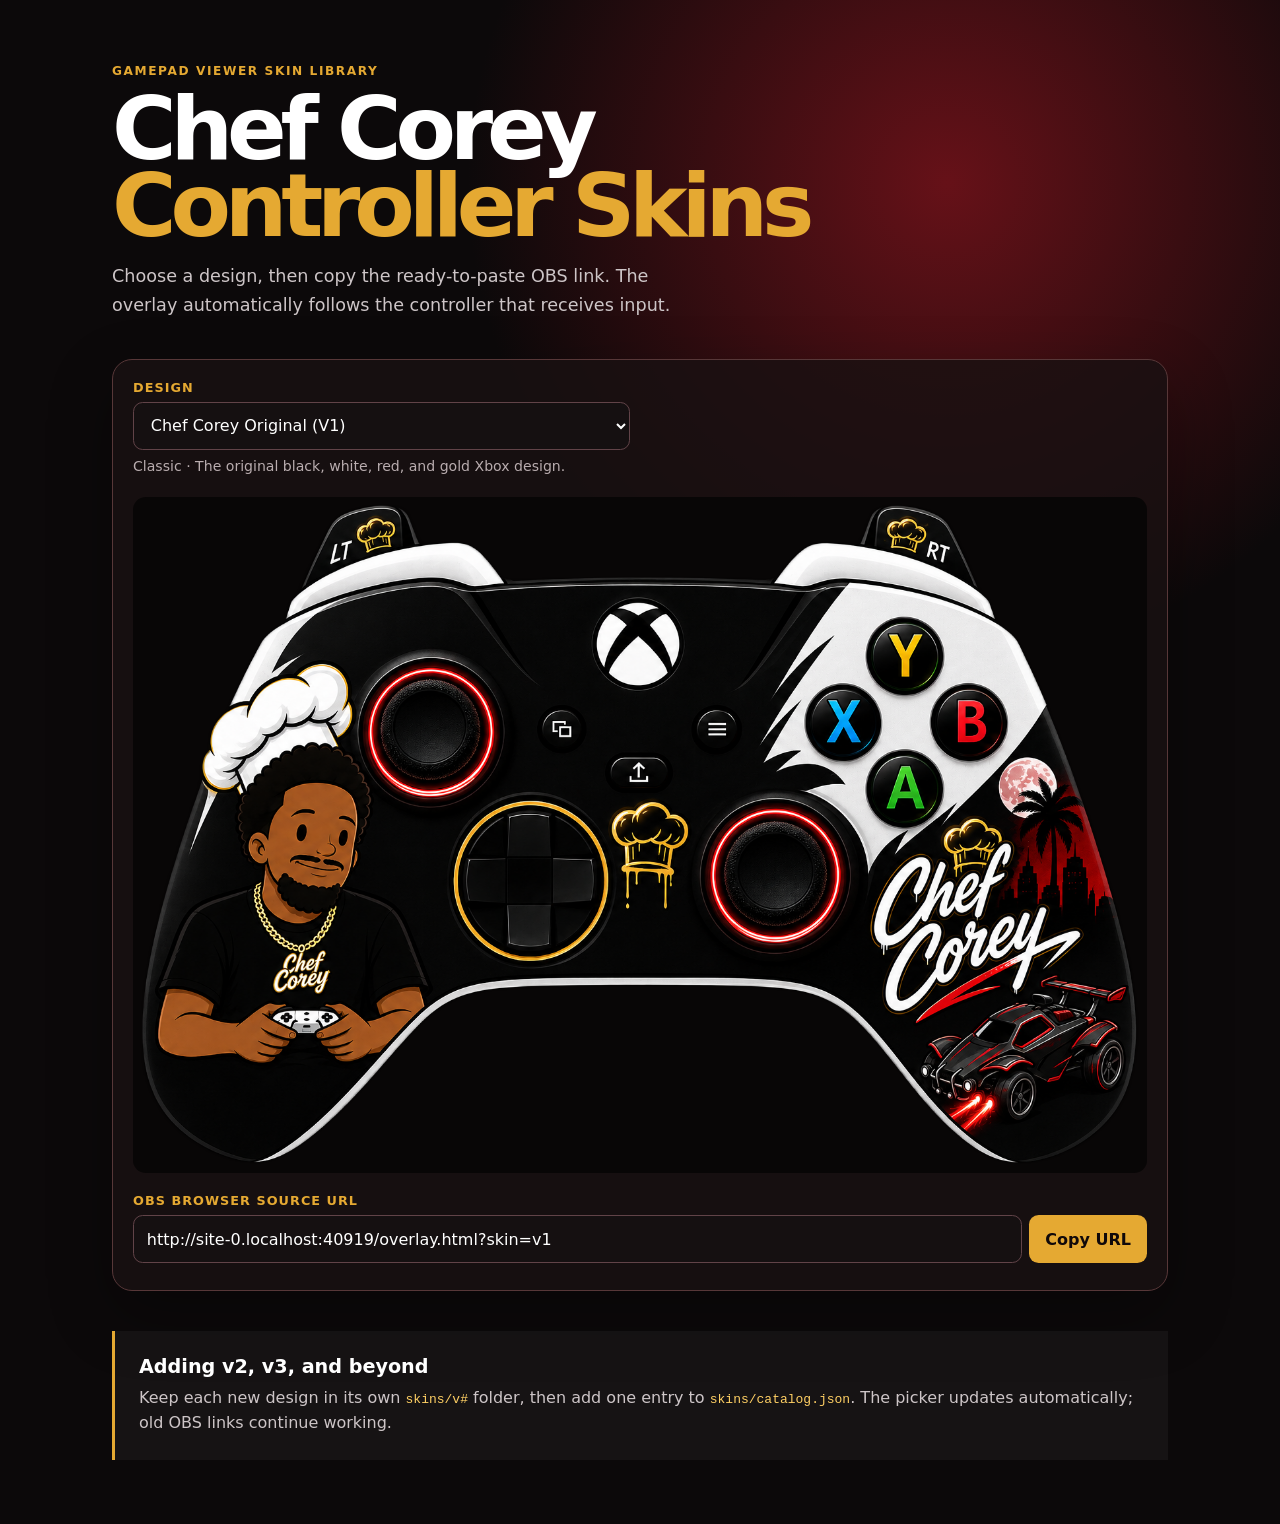
<file: index.html>
<!doctype html>
<html lang="en">
  <head>
    <meta charset="utf-8">
    <meta name="viewport" content="width=device-width, initial-scale=1">
    <meta name="color-scheme" content="dark">
    <title>Chef Corey Controller Skins</title>
    <link rel="stylesheet" href="site.css">
  </head>
  <body>
    <main class="shell">
      <header>
        <p class="eyebrow">GamePad Viewer skin library</p>
        <h1>Chef Corey<br><span>Controller Skins</span></h1>
        <p class="intro">Choose a design, then copy the ready-to-paste OBS link. The overlay automatically follows the controller that receives input.</p>
      </header>
      <section class="picker" aria-label="Skin picker">
        <div class="control">
          <label for="skin">Design</label>
          <select id="skin" aria-describedby="skin-description"></select>
          <p id="skin-description" class="muted"></p>
        </div>
        <figure>
          <img id="preview" alt="Selected controller skin preview">
        </figure>
        <div class="result">
          <label for="viewer-url">OBS Browser Source URL</label>
          <input id="viewer-url" type="text" readonly aria-label="GamePad Viewer URL">
          <button id="copy" type="button">Copy URL</button>
          <p id="copy-status" class="muted" aria-live="polite"></p>
        </div>
      </section>
      <section class="next">
        <h2>Adding v2, v3, and beyond</h2>
        <p>Keep each new design in its own <code>skins/v#</code> folder, then add one entry to <code>skins/catalog.json</code>. The picker updates automatically; old OBS links continue working.</p>
      </section>
    </main>
    <script src="picker.js?v=5"></script>
  </body>
</html>
</file>
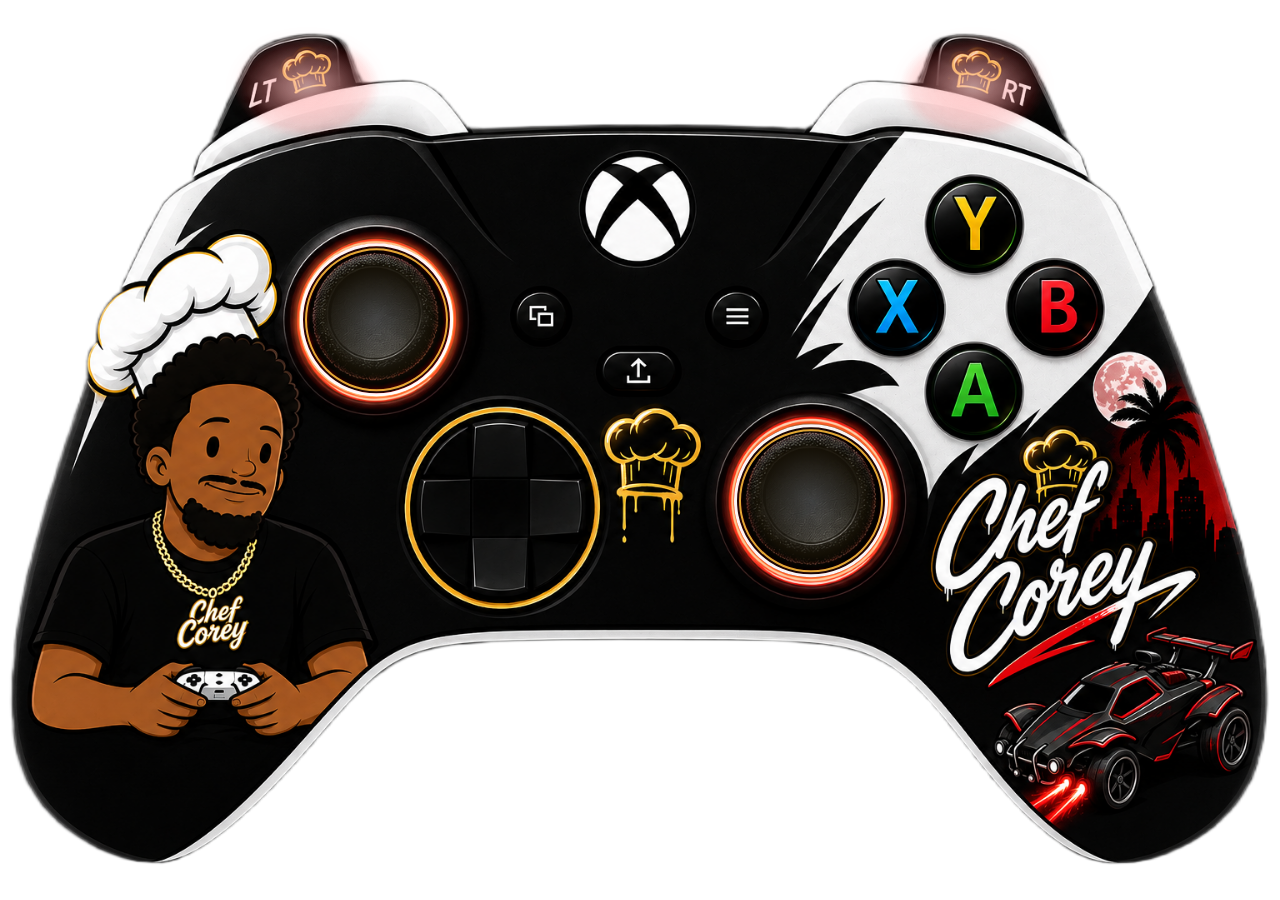
<file: overlay.html>
<!doctype html>
<html lang="en">
  <head>
    <meta charset="utf-8">
    <meta name="viewport" content="width=device-width, initial-scale=1">
    <title>Chef Corey Controller Overlay</title>
    <link rel="stylesheet" id="skin-css" href="skins/v1/chef-corey-xbox.css?v=6">
    <script>
      /* ?skin=v2 etc. selects a skin folder; anything unexpected falls back to v1. */
      (function () {
        var skin = new URLSearchParams(location.search).get("skin");
        if (skin && /^v\d+$/.test(skin) && skin !== "v1") document.getElementById("skin-css").href = "skins/" + skin + "/chef-corey-xbox.css?v=2";
      })();
    </script>
    <link rel="stylesheet" href="overlay.css?v=1">
  </head>
  <body>
    <div id="gamepads" aria-label="Controller input overlay">
      <div class="controller xbox active" id="controller-overlay">
        <!-- LT / RT analog trigger indicators -->
        <div class="triggers"><span class="trigger left"></span><span class="trigger right"></span><span class="trigger-button left"></span><span class="trigger-button right"></span></div>
        <!-- LB / RB -->
        <div class="bumpers"><span class="bumper left"></span><span class="bumper right"></span></div>
        <!-- Xbox Guide, View, Menu -->
        <div class="meta"></div><div class="arrows"><span class="back"></span><span class="start"></span></div>
        <!-- A / B / X / Y -->
        <div class="abxy"><span class="button a"></span><span class="button b"></span><span class="button x"></span><span class="button y"></span></div>
        <!-- Left / right analog sticks -->
        <div class="sticks"><span class="stick left"></span><span class="stick right"></span></div>
        <!-- D-pad: up / down / left / right -->
        <div class="dpad"><span class="face up"></span><span class="face down"></span><span class="face left"></span><span class="face right"></span></div>
      </div>
    </div>
    <script src="overlay.js?v=4"></script>
  </body>
</html>
</file>
<file: site.css>
:root { color: #fff; background: #0c090a; font-family: Inter, ui-sans-serif, system-ui, sans-serif; }
* { box-sizing: border-box; }
body { margin: 0; min-width: 320px; background: radial-gradient(circle at 74% 12%, #661118 0, transparent 30rem), #0c090a; }
.shell { width: min(100% - 2rem, 66rem); margin: 0 auto; padding: 4rem 0; }
.eyebrow { margin: 0 0 .75rem; color: #e5a932; font-weight: 800; letter-spacing: .13em; text-transform: uppercase; font-size: .76rem; }
h1 { margin: 0; font-size: clamp(2.5rem, 8vw, 5.5rem); line-height: .88; letter-spacing: -.07em; }
h1 span { color: #e5a932; }
.intro { max-width: 37rem; color: #cdc5c7; font-size: 1.1rem; line-height: 1.6; }
.picker { display: grid; grid-template-columns: 1fr 1fr; gap: 1.25rem; margin-top: 2.5rem; padding: 1.25rem; border: 1px solid #573738; border-radius: 1.25rem; background: rgba(25,17,18,.82); box-shadow: 0 1.5rem 4rem rgba(0,0,0,.32); }
.control, .result { display: grid; gap: .45rem; }
label { color: #e5a932; font-size: .8rem; font-weight: 800; letter-spacing: .08em; text-transform: uppercase; }
select, input, button { min-height: 3rem; border-radius: .6rem; font: inherit; }
select, input { width: 100%; border: 1px solid #614348; color: #fff; background: #151011; padding: .65rem .8rem; }
figure { grid-column: 1 / -1; margin: 0; overflow: hidden; border-radius: .8rem; background: #080606; }
figure img { display: block; width: 100%; height: auto; aspect-ratio: 3 / 2; object-fit: contain; }
.result { grid-column: 1 / -1; grid-template-columns: 1fr auto; }
.result label, .result .muted { grid-column: 1 / -1; }
button { border: 0; padding: 0 1rem; color: #10090a; background: #e5a932; cursor: pointer; font-weight: 800; }
button:hover { background: #ffd064; }
.muted { margin: 0; color: #b9adaf; font-size: .88rem; line-height: 1.4; }
.next { margin-top: 2.5rem; padding: 1.5rem; border-left: 3px solid #e5a932; background: rgba(255,255,255,.04); }
h2 { margin: 0 0 .5rem; font-size: 1.2rem; }
.next p { margin: 0; color: #cdc5c7; line-height: 1.55; }
code { color: #ffd064; }
@media (max-width: 40rem) { .shell { padding: 2rem 0; } .picker { grid-template-columns: 1fr; } .result { grid-template-columns: 1fr; } button { width: 100%; } }
</file>
<file: skins/v1/chef-corey-xbox.css>
/* Chef Corey v1. Reference canvas: 1536 × 1024 px; px notes map each percentage to native artwork. */
:root {
  --chefcorey-width:min(100vw,1536px); --chefcorey-height:calc(var(--chefcorey-width) * 2 / 3); --chefcorey-glow:rgba(255,61,61,.95); --chefcorey-gold:rgba(255,184,58,.9); --chefcorey-motion:35ms;
  /* Set to 1 temporarily to show hitboxes + labels. Reset to 0 for OBS. */ --chefcorey-debug:0; --chefcorey-debug-opacity:calc(var(--chefcorey-debug) * .42);
  /* LT/RT x=280/1080 y=15 size=177×123 */ --cc-trigger-x:18.23%; --cc-trigger-y:1.46%; --cc-trigger-w:11.52%; --cc-trigger-h:12.01%;
  /* LB/RB x=232/972 y=67 size=332×105; aligned to the white bumper surfaces. */ --cc-bumper-x:15.10%; --cc-bumper-y:6.54%; --cc-bumper-w:21.61%; --cc-bumper-h:10.25%;
  /* View/Menu x=614/839 y=317 size=83×61 */ --cc-view-x:39.97%; --cc-menu-x:54.62%; --cc-menu-y:30.96%; --cc-small-w:5.40%; --cc-small-h:5.96%;
  /* Guide x=693 y=156 size=151×145 */ --cc-guide-x:45.12%; --cc-guide-y:15.23%; --cc-guide-w:9.83%; --cc-guide-h:14.16%;
  /* A/B/X/Y: A 1113/390 B 1217/293 X 1020/293 Y 1117/191; each 108×108 */ --cc-face-w:7.03%; --cc-face-h:10.55%; --cc-a-x:72.46%; --cc-a-y:38.09%; --cc-b-x:79.23%; --cc-b-y:28.61%; --cc-x-x:66.41%; --cc-x-y:28.61%; --cc-y-x:72.72%; --cc-y-y:18.65%;
  /* Sticks: left 360/264, right 881/481; each 184×184. Centers match illuminated rings at 452/356 and 973/573. */ --cc-stick-w:11.98%; --cc-stick-h:17.97%; --cc-left-stick-x:23.40%; --cc-left-stick-y:25.78%; --cc-right-stick-x:57.36%; --cc-right-stick-y:46.97%;
  /* D-pad: up 561/474, down 561/613, left 496/552, right 606/552 */ --cc-dpad-up-x:36.52%; --cc-dpad-up-y:46.29%; --cc-dpad-v-w:5.47%; --cc-dpad-v-h:7.13%; --cc-dpad-down-x:36.52%; --cc-dpad-down-y:59.86%; --cc-dpad-left-x:32.29%; --cc-dpad-left-y:53.91%; --cc-dpad-h-w:7.16%; --cc-dpad-h-h:5.37%; --cc-dpad-right-x:39.45%; --cc-dpad-right-y:53.91%;
}
/* Transparent browser page for OBS. The PNG itself remains unmodified. */ html,body,#gamepads,.container { background:transparent !important; }
/* Controller 1 #gamepad-0, Controller 2 #gamepad-1, and later slots. */
.controller.xbox { --w:var(--chefcorey-width); position:absolute; width:var(--w) !important; height:var(--chefcorey-height) !important; margin:0 !important; aspect-ratio:3/2; background:center/100% 100% no-repeat url("assets/chefcoreycontrolleroverlay.png") !important; overflow:visible; }
.controller.xbox.disconnected { background-image:url("assets/chefcoreycontrolleroverlay.png") !important; }.controller.xbox.disconnected div { display:block; }
/* Stock Xbox SVG reset; all functional GPV nodes remain. */
.xbox .trigger,.xbox .trigger-button,.xbox .bumper,.xbox .button,.xbox .stick,.xbox .face,.xbox .back,.xbox .start,.xbox .meta { box-sizing:border-box; background-image:none !important; transition:filter var(--chefcorey-motion) ease,box-shadow var(--chefcorey-motion) ease,opacity var(--chefcorey-motion) ease; }
.xbox .triggers,.xbox .bumpers,.xbox .arrows,.xbox .abxy,.xbox .sticks,.xbox .dpad { position:absolute; inset:0; width:100%; height:100%; left:0; top:0; }
/* LT/RT: GPV analog opacity remains untouched; digital fallback uses .pressed. */
.xbox .trigger,.xbox .trigger-button { position:absolute; width:var(--cc-trigger-w); height:var(--cc-trigger-h); top:var(--cc-trigger-y); border-radius:42% 42% 28% 28%; }.xbox .trigger { background:radial-gradient(ellipse,rgba(255,255,255,.52),rgba(255,48,48,.08) 58%,transparent 70%) !important; filter:drop-shadow(0 0 7px var(--chefcorey-glow)); }.xbox .trigger.left,.xbox .trigger-button.left { left:var(--cc-trigger-x); }.xbox .trigger.right,.xbox .trigger-button.right { right:var(--cc-trigger-x); }.xbox .trigger-button { opacity:var(--chefcorey-debug-opacity); }.xbox .trigger-button.pressed { opacity:1; box-shadow:0 0 18px 7px var(--chefcorey-glow); }
/* LB/RB. */ .xbox .bumper { position:absolute; top:var(--cc-bumper-y); width:var(--cc-bumper-w); height:var(--cc-bumper-h); border-radius:48% 48% 24% 24%; opacity:var(--chefcorey-debug-opacity); }.xbox .bumper.left { left:var(--cc-bumper-x); }.xbox .bumper.right { right:var(--cc-bumper-x); }.xbox .bumper.pressed { opacity:1; box-shadow:inset 0 0 15px 5px rgba(255,255,255,.9),0 0 19px 7px var(--chefcorey-glow); }
/* View/Menu. */ .xbox .back,.xbox .start { position:absolute; width:var(--cc-small-w); height:var(--cc-small-h); top:var(--cc-menu-y); opacity:var(--chefcorey-debug-opacity); border-radius:50%; }.xbox .back { left:var(--cc-view-x); }.xbox .start { left:var(--cc-menu-x); }.xbox .back.pressed,.xbox .start.pressed { opacity:1; box-shadow:0 0 14px 6px var(--chefcorey-gold),inset 0 0 10px 4px white; }
/* Xbox / Guide. */ .xbox .meta { position:absolute; left:var(--cc-guide-x); top:var(--cc-guide-y); width:var(--cc-guide-w); height:var(--cc-guide-h); border-radius:50%; opacity:var(--chefcorey-debug-opacity); }.xbox .meta.pressed { opacity:1; box-shadow:0 0 22px 8px rgba(255,255,255,.92),0 0 34px 12px var(--chefcorey-glow); }
/* A/B/X/Y. */ .xbox .button { position:absolute; width:var(--cc-face-w); height:var(--cc-face-h); border-radius:50%; opacity:var(--chefcorey-debug-opacity); }.xbox .button.a { left:var(--cc-a-x); top:var(--cc-a-y); }.xbox .button.b { left:var(--cc-b-x); top:var(--cc-b-y); }.xbox .button.x { left:var(--cc-x-x); top:var(--cc-x-y); }.xbox .button.y { left:var(--cc-y-x); top:var(--cc-y-y); }.xbox .button.pressed { margin-top:0 !important; opacity:1; box-shadow:inset 0 0 16px 6px white,0 0 21px 8px var(--chefcorey-glow); filter:brightness(1.75); }
/* Sticks: GPV movement is preserved; white/gold ring + restrained red glow improve contrast. */ .xbox .stick { position:absolute; width:var(--cc-stick-w); height:var(--cc-stick-h); border:3px solid rgba(255,255,255,.96); outline:2px solid rgba(255,190,61,.88); outline-offset:-7px; border-radius:50%; background:radial-gradient(circle,rgba(255,255,255,.22),rgba(255,190,61,.08) 52%,transparent 66%) !important; box-shadow:inset 0 0 0 3px rgba(18,8,8,.72),0 0 9px 2px rgba(255,190,61,.78),0 0 17px 3px rgba(255,48,48,.42); }.xbox .stick.left { left:var(--cc-left-stick-x); top:var(--cc-left-stick-y); }.xbox .stick.right { left:var(--cc-right-stick-x); top:var(--cc-right-stick-y); }.xbox .stick.pressed { box-shadow:inset 0 0 13px 5px white,0 0 15px 4px var(--chefcorey-gold),0 0 25px 7px var(--chefcorey-glow); filter:brightness(1.5); }
/* D-pad: individual directions. */ .xbox .face { position:absolute; border-radius:9px; opacity:var(--chefcorey-debug-opacity); }.xbox .face.up { left:var(--cc-dpad-up-x); top:var(--cc-dpad-up-y); width:var(--cc-dpad-v-w); height:var(--cc-dpad-v-h); }.xbox .face.down { left:var(--cc-dpad-down-x); top:var(--cc-dpad-down-y); width:var(--cc-dpad-v-w); height:var(--cc-dpad-v-h); }.xbox .face.left { left:var(--cc-dpad-left-x); top:var(--cc-dpad-left-y); width:var(--cc-dpad-h-w); height:var(--cc-dpad-h-h); }.xbox .face.right { left:var(--cc-dpad-right-x); top:var(--cc-dpad-right-y); width:var(--cc-dpad-h-w); height:var(--cc-dpad-h-h); }.xbox .face.pressed { opacity:1; box-shadow:inset 0 0 13px 4px white,0 0 17px 6px var(--chefcorey-gold); }
/* Debug boxes/labels. Set --chefcorey-debug:1, align, then reset it to 0. */
.xbox .button::after,.xbox .bumper::after,.xbox .back::after,.xbox .start::after,.xbox .meta::after,.xbox .stick::after,.xbox .face::after,.xbox .triggers::before,.xbox .triggers::after { position:absolute; z-index:20; display:grid; place-items:center; background:rgba(0,238,255,.32); outline:2px solid #ffe84a; color:#fff; font:700 clamp(10px,1.1vw,18px)/1 Arial,sans-serif; text-shadow:0 1px 2px #000; pointer-events:none; opacity:var(--chefcorey-debug); }.xbox .button::after,.xbox .bumper::after,.xbox .back::after,.xbox .start::after,.xbox .meta::after,.xbox .stick::after,.xbox .face::after { content:attr(data-name); inset:0; border-radius:inherit; }.xbox .button.a::after { content:"A"; }.xbox .button.b::after { content:"B"; }.xbox .button.x::after { content:"X"; }.xbox .button.y::after { content:"Y"; }.xbox .bumper.left::after { content:"LB"; }.xbox .bumper.right::after { content:"RB"; }.xbox .back::after { content:"VIEW"; }.xbox .start::after { content:"MENU"; }.xbox .meta::after { content:"GUIDE"; }.xbox .stick.left::after { content:"LS"; }.xbox .stick.right::after { content:"RS"; }.xbox .face.up::after { content:"D↑"; }.xbox .face.down::after { content:"D↓"; }.xbox .face.left::after { content:"D←"; }.xbox .face.right::after { content:"D→"; }.xbox .triggers::before,.xbox .triggers::after { top:var(--cc-trigger-y); width:var(--cc-trigger-w); height:var(--cc-trigger-h); border-radius:42% 42% 28% 28%; }.xbox .triggers::before { content:"LT"; left:var(--cc-trigger-x); }.xbox .triggers::after { content:"RT"; right:var(--cc-trigger-x); }
/* Unused Xbox template nodes. */ .xbox .wheels,.xbox .fstick,.xbox .quadrant,.xbox .touchpad { display:none !important; }
</file>
<file: overlay.css>
/* Keep the OBS document itself transparent; the v1 skin supplies all controller visuals. */
html, body, #gamepads { width: 100%; height: 100%; margin: 0; overflow: hidden; background: transparent !important; }
#gamepads { position: relative; }
#controller-overlay { left: 50%; top: 50%; transform: translate(-50%, -50%); }
</file>
